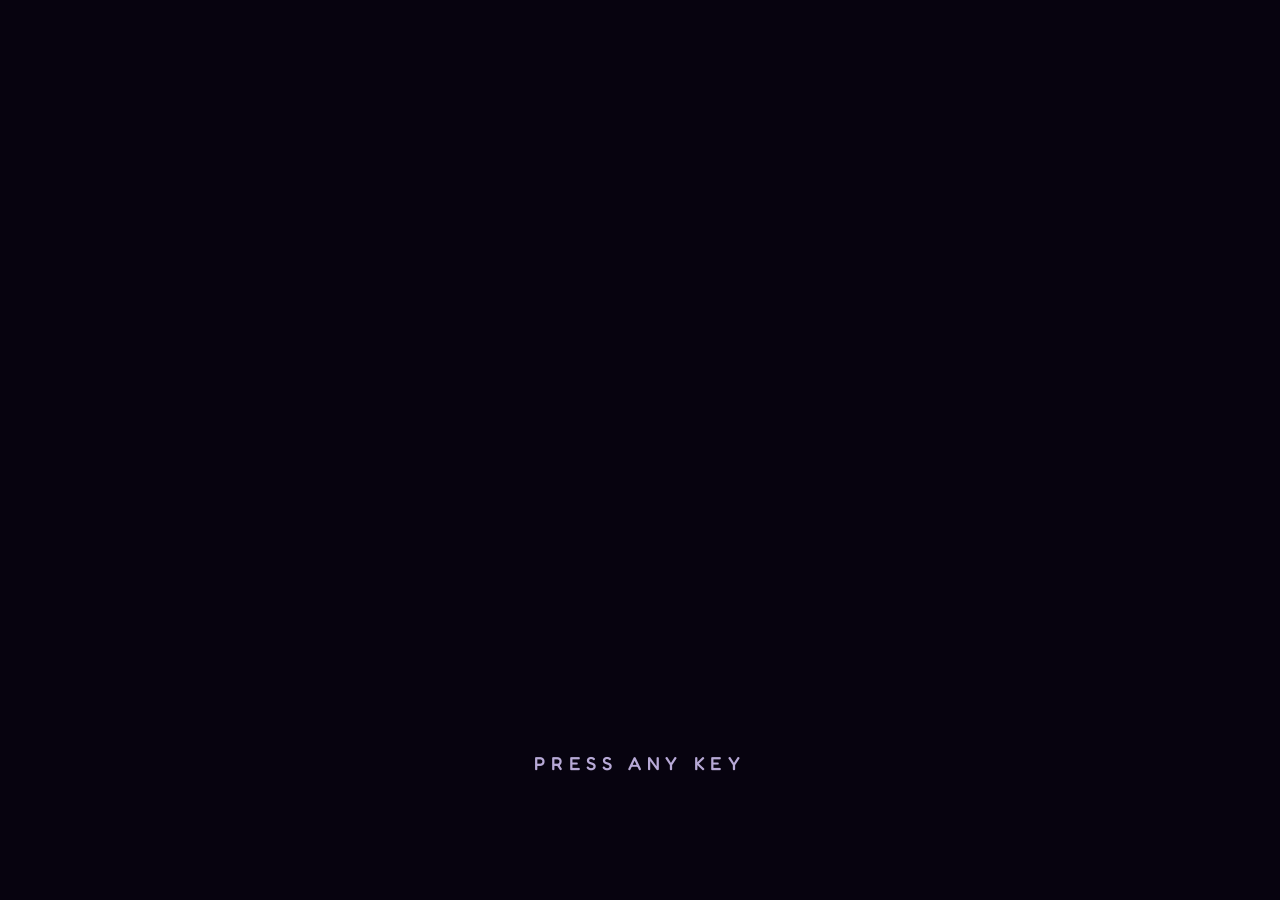
<file: index.html>
<!doctype html>
<html lang="en">
  <head>
    <meta charset="UTF-8" />
    <meta name="viewport" content="width=device-width, initial-scale=1.0, maximum-scale=1.0, user-scalable=no, viewport-fit=cover" />
    <meta name="theme-color" content="#07030f" />
    <meta name="mobile-web-app-capable" content="yes" />
    <meta name="apple-mobile-web-app-capable" content="yes" />
    <meta name="apple-mobile-web-app-status-bar-style" content="black-translucent" />
    <meta name="apple-mobile-web-app-title" content="GUT COSMOS" />
    <meta name="description" content="GUT COSMOS — Humanity reached the edge of the universe. It was warm, pink, and had a heartbeat." />
    <title>GUT COSMOS — As Above, So Within</title>
    <link rel="manifest" href="./manifest.webmanifest" />
    <link rel="apple-touch-icon" href="./apple-touch-icon.png" />
    <link rel="icon" href="data:image/svg+xml,%3Csvg xmlns='http://www.w3.org/2000/svg' viewBox='0 0 100 100'%3E%3Ccircle cx='50' cy='50' r='46' fill='%23ff7eb6'/%3E%3Ccircle cx='50' cy='50' r='20' fill='%236ff2ff'/%3E%3C/svg%3E" />
    <script type="module" crossorigin src="./assets/index-Ymd8zWNZ.js"></script>
    <link rel="stylesheet" crossorigin href="./assets/index-wFnciIEG.css">
  </head>
  <body>
    <canvas id="game" aria-label="Game view"></canvas>
    <div id="ui" role="application" aria-label="GUT COSMOS"></div>
    <noscript>GUT COSMOS needs JavaScript to run.</noscript>
  </body>
</html>
</file>
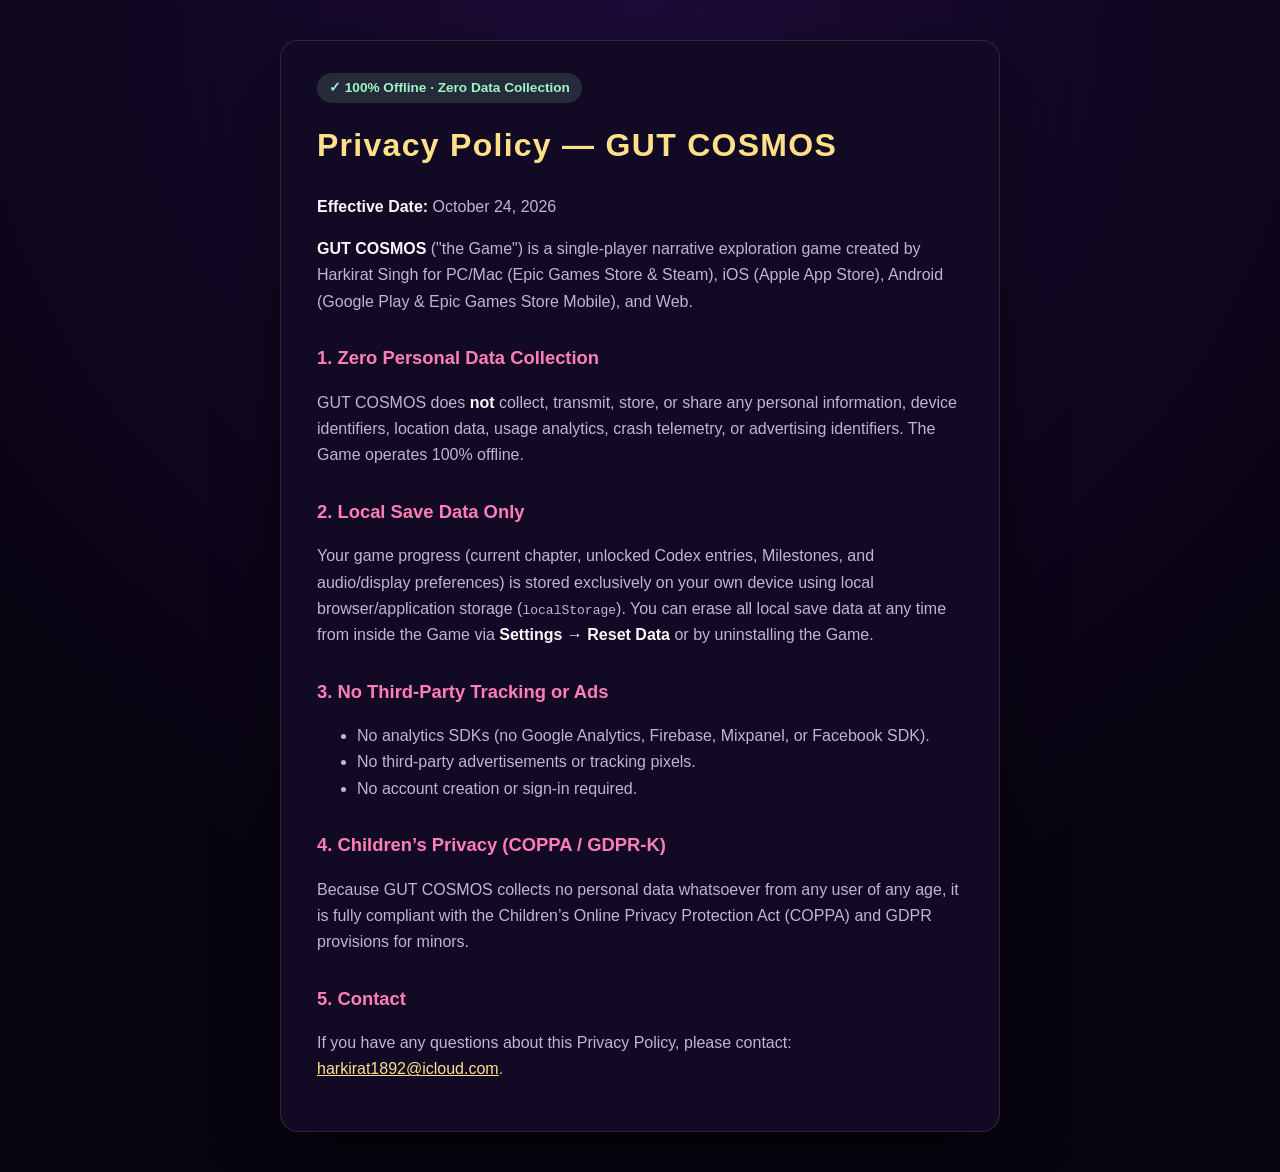
<file: privacy.html>
<!doctype html>
<html lang="en">
  <head>
    <meta charset="utf-8" />
    <meta name="viewport" content="width=device-width, initial-scale=1" />
    <title>Privacy Policy — GUT COSMOS</title>
    <style>
      :root {
        color-scheme: dark;
        --bg: #07030f;
        --card: #120924;
        --ink: #fff5fb;
        --dim: #c3b3d6;
        --accent: #ff7eb6;
        --gold: #ffe08a;
      }
      * { box-sizing: border-box; }
      body {
        margin: 0;
        padding: 40px 20px;
        background: radial-gradient(circle at 50% 0%, #1d0c38 0%, var(--bg) 70%);
        color: var(--ink);
        font-family: -apple-system, BlinkMacSystemFont, "Segoe UI", Roboto, sans-serif;
        line-height: 1.65;
      }
      main {
        max-width: 720px;
        margin: 0 auto;
        background: var(--card);
        border: 1px solid rgba(255, 255, 255, 0.12);
        border-radius: 18px;
        padding: 32px 36px;
        box-shadow: 0 24px 60px rgba(0, 0, 0, 0.5);
      }
      h1 {
        margin-top: 0;
        color: var(--gold);
        letter-spacing: 0.04em;
      }
      h2 {
        color: var(--accent);
        margin-top: 28px;
        font-size: 1.15rem;
      }
      p, li { color: var(--dim); }
      strong { color: var(--ink); }
      .badge {
        display: inline-block;
        padding: 4px 12px;
        border-radius: 999px;
        background: rgba(158, 247, 194, 0.14);
        color: #9ef7c2;
        font-size: 0.85rem;
        font-weight: 600;
        margin-bottom: 16px;
      }
      a { color: var(--gold); }
    </style>
  </head>
  <body>
    <main>
      <div class="badge">✓ 100% Offline · Zero Data Collection</div>
      <h1>Privacy Policy — GUT COSMOS</h1>
      <p><strong>Effective Date:</strong> October 24, 2026</p>
      <p>
        <strong>GUT COSMOS</strong> ("the Game") is a single-player narrative exploration game created by Harkirat Singh
        for PC/Mac (Epic Games Store &amp; Steam), iOS (Apple App Store), Android (Google Play &amp; Epic Games Store Mobile), and Web.
      </p>

      <h2>1. Zero Personal Data Collection</h2>
      <p>
        GUT COSMOS does <strong>not</strong> collect, transmit, store, or share any personal information, device identifiers,
        location data, usage analytics, crash telemetry, or advertising identifiers. The Game operates 100% offline.
      </p>

      <h2>2. Local Save Data Only</h2>
      <p>
        Your game progress (current chapter, unlocked Codex entries, Milestones, and audio/display preferences) is stored
        exclusively on your own device using local browser/application storage (<code>localStorage</code>). You can erase all
        local save data at any time from inside the Game via <strong>Settings → Reset Data</strong> or by uninstalling the Game.
      </p>

      <h2>3. No Third-Party Tracking or Ads</h2>
      <ul>
        <li>No analytics SDKs (no Google Analytics, Firebase, Mixpanel, or Facebook SDK).</li>
        <li>No third-party advertisements or tracking pixels.</li>
        <li>No account creation or sign-in required.</li>
      </ul>

      <h2>4. Children’s Privacy (COPPA / GDPR-K)</h2>
      <p>
        Because GUT COSMOS collects no personal data whatsoever from any user of any age, it is fully compliant with the
        Children’s Online Privacy Protection Act (COPPA) and GDPR provisions for minors.
      </p>

      <h2>5. Contact</h2>
      <p>
        If you have any questions about this Privacy Policy, please contact:
        <a href="mailto:harkirat1892@icloud.com">harkirat1892@icloud.com</a>.
      </p>
    </main>
  </body>
</html>
</file>
<file: assets/index-wFnciIEG.css>
@font-face{font-family:Fredoka;font-style:normal;font-display:swap;font-weight:500;src:url(./fredoka-hebrew-500-normal-DdMTjgiE.woff2) format("woff2"),url(./fredoka-hebrew-500-normal-BtShCMVp.woff) format("woff");unicode-range:U+0307-0308,U+0590-05FF,U+200C-2010,U+20AA,U+25CC,U+FB1D-FB4F}@font-face{font-family:Fredoka;font-style:normal;font-display:swap;font-weight:500;src:url(./fredoka-latin-ext-500-normal-0PZPWlWP.woff2) format("woff2"),url(./fredoka-latin-ext-500-normal-CA82fdYH.woff) format("woff");unicode-range:U+0100-02BA,U+02BD-02C5,U+02C7-02CC,U+02CE-02D7,U+02DD-02FF,U+0304,U+0308,U+0329,U+1D00-1DBF,U+1E00-1E9F,U+1EF2-1EFF,U+2020,U+20A0-20AB,U+20AD-20C0,U+2113,U+2C60-2C7F,U+A720-A7FF}@font-face{font-family:Fredoka;font-style:normal;font-display:swap;font-weight:500;src:url(./fredoka-latin-500-normal-B0JifZgm.woff2) format("woff2"),url(./fredoka-latin-500-normal-BL692wg7.woff) format("woff");unicode-range:U+0000-00FF,U+0131,U+0152-0153,U+02BB-02BC,U+02C6,U+02DA,U+02DC,U+0304,U+0308,U+0329,U+2000-206F,U+20AC,U+2122,U+2191,U+2193,U+2212,U+2215,U+FEFF,U+FFFD}@font-face{font-family:Fredoka;font-style:normal;font-display:swap;font-weight:600;src:url(./fredoka-hebrew-600-normal-CTBxhdlE.woff2) format("woff2"),url(./fredoka-hebrew-600-normal-BiVDObXj.woff) format("woff");unicode-range:U+0307-0308,U+0590-05FF,U+200C-2010,U+20AA,U+25CC,U+FB1D-FB4F}@font-face{font-family:Fredoka;font-style:normal;font-display:swap;font-weight:600;src:url(./fredoka-latin-ext-600-normal-GoyidTAB.woff2) format("woff2"),url(./fredoka-latin-ext-600-normal-BExgZzUO.woff) format("woff");unicode-range:U+0100-02BA,U+02BD-02C5,U+02C7-02CC,U+02CE-02D7,U+02DD-02FF,U+0304,U+0308,U+0329,U+1D00-1DBF,U+1E00-1E9F,U+1EF2-1EFF,U+2020,U+20A0-20AB,U+20AD-20C0,U+2113,U+2C60-2C7F,U+A720-A7FF}@font-face{font-family:Fredoka;font-style:normal;font-display:swap;font-weight:600;src:url(./fredoka-latin-600-normal-C4zohCW5.woff2) format("woff2"),url(./fredoka-latin-600-normal-CcrEjrB4.woff) format("woff");unicode-range:U+0000-00FF,U+0131,U+0152-0153,U+02BB-02BC,U+02C6,U+02DA,U+02DC,U+0304,U+0308,U+0329,U+2000-206F,U+20AC,U+2122,U+2191,U+2193,U+2212,U+2215,U+FEFF,U+FFFD}@font-face{font-family:Fredoka;font-style:normal;font-display:swap;font-weight:700;src:url(./fredoka-hebrew-700-normal-DBqnFHCe.woff2) format("woff2"),url(./fredoka-hebrew-700-normal-DiqR04Vd.woff) format("woff");unicode-range:U+0307-0308,U+0590-05FF,U+200C-2010,U+20AA,U+25CC,U+FB1D-FB4F}@font-face{font-family:Fredoka;font-style:normal;font-display:swap;font-weight:700;src:url(./fredoka-latin-ext-700-normal--a2O67AJ.woff2) format("woff2"),url(./fredoka-latin-ext-700-normal-DBnuyHy7.woff) format("woff");unicode-range:U+0100-02BA,U+02BD-02C5,U+02C7-02CC,U+02CE-02D7,U+02DD-02FF,U+0304,U+0308,U+0329,U+1D00-1DBF,U+1E00-1E9F,U+1EF2-1EFF,U+2020,U+20A0-20AB,U+20AD-20C0,U+2113,U+2C60-2C7F,U+A720-A7FF}@font-face{font-family:Fredoka;font-style:normal;font-display:swap;font-weight:700;src:url(./fredoka-latin-700-normal-BOIZVyIN.woff2) format("woff2"),url(./fredoka-latin-700-normal-C8FeHd3X.woff) format("woff");unicode-range:U+0000-00FF,U+0131,U+0152-0153,U+02BB-02BC,U+02C6,U+02DA,U+02DC,U+0304,U+0308,U+0329,U+2000-206F,U+20AC,U+2122,U+2191,U+2193,U+2212,U+2215,U+FEFF,U+FFFD}@font-face{font-family:Nunito;font-style:normal;font-display:swap;font-weight:400;src:url(./nunito-cyrillic-ext-400-normal-CuPM9foi.woff2) format("woff2"),url(./nunito-cyrillic-ext-400-normal-xaE7D4Sw.woff) format("woff");unicode-range:U+0460-052F,U+1C80-1C8A,U+20B4,U+2DE0-2DFF,U+A640-A69F,U+FE2E-FE2F}@font-face{font-family:Nunito;font-style:normal;font-display:swap;font-weight:400;src:url(./nunito-cyrillic-400-normal-xAOo5cBP.woff2) format("woff2"),url(./nunito-cyrillic-400-normal-D1j0u8EH.woff) format("woff");unicode-range:U+0301,U+0400-045F,U+0490-0491,U+04B0-04B1,U+2116}@font-face{font-family:Nunito;font-style:normal;font-display:swap;font-weight:400;src:url(./nunito-vietnamese-400-normal-BHkVbP3T.woff2) format("woff2"),url(./nunito-vietnamese-400-normal-DtOtW02z.woff) format("woff");unicode-range:U+0102-0103,U+0110-0111,U+0128-0129,U+0168-0169,U+01A0-01A1,U+01AF-01B0,U+0300-0301,U+0303-0304,U+0308-0309,U+0323,U+0329,U+1EA0-1EF9,U+20AB}@font-face{font-family:Nunito;font-style:normal;font-display:swap;font-weight:400;src:url(./nunito-latin-ext-400-normal-i-8OOpdj.woff2) format("woff2"),url(./nunito-latin-ext-400-normal-CjMJVfGn.woff) format("woff");unicode-range:U+0100-02BA,U+02BD-02C5,U+02C7-02CC,U+02CE-02D7,U+02DD-02FF,U+0304,U+0308,U+0329,U+1D00-1DBF,U+1E00-1E9F,U+1EF2-1EFF,U+2020,U+20A0-20AB,U+20AD-20C0,U+2113,U+2C60-2C7F,U+A720-A7FF}@font-face{font-family:Nunito;font-style:normal;font-display:swap;font-weight:400;src:url(./nunito-latin-400-normal-r8SDr6Up.woff2) format("woff2"),url(./nunito-latin-400-normal-DKg4f3fz.woff) format("woff");unicode-range:U+0000-00FF,U+0131,U+0152-0153,U+02BB-02BC,U+02C6,U+02DA,U+02DC,U+0304,U+0308,U+0329,U+2000-206F,U+20AC,U+2122,U+2191,U+2193,U+2212,U+2215,U+FEFF,U+FFFD}@font-face{font-family:Nunito;font-style:normal;font-display:swap;font-weight:600;src:url(./nunito-cyrillic-ext-600-normal-CWPPjBOD.woff2) format("woff2"),url(./nunito-cyrillic-ext-600-normal-vnfu4DTE.woff) format("woff");unicode-range:U+0460-052F,U+1C80-1C8A,U+20B4,U+2DE0-2DFF,U+A640-A69F,U+FE2E-FE2F}@font-face{font-family:Nunito;font-style:normal;font-display:swap;font-weight:600;src:url(./nunito-cyrillic-600-normal-DJGQ2h05.woff2) format("woff2"),url(./nunito-cyrillic-600-normal-BUjmtIuu.woff) format("woff");unicode-range:U+0301,U+0400-045F,U+0490-0491,U+04B0-04B1,U+2116}@font-face{font-family:Nunito;font-style:normal;font-display:swap;font-weight:600;src:url(./nunito-vietnamese-600-normal-BY8O6Cug.woff2) format("woff2"),url(./nunito-vietnamese-600-normal-DO1RqFw5.woff) format("woff");unicode-range:U+0102-0103,U+0110-0111,U+0128-0129,U+0168-0169,U+01A0-01A1,U+01AF-01B0,U+0300-0301,U+0303-0304,U+0308-0309,U+0323,U+0329,U+1EA0-1EF9,U+20AB}@font-face{font-family:Nunito;font-style:normal;font-display:swap;font-weight:600;src:url(./nunito-latin-ext-600-normal-Dd9Zuxh1.woff2) format("woff2"),url(./nunito-latin-ext-600-normal-BKUpuB78.woff) format("woff");unicode-range:U+0100-02BA,U+02BD-02C5,U+02C7-02CC,U+02CE-02D7,U+02DD-02FF,U+0304,U+0308,U+0329,U+1D00-1DBF,U+1E00-1E9F,U+1EF2-1EFF,U+2020,U+20A0-20AB,U+20AD-20C0,U+2113,U+2C60-2C7F,U+A720-A7FF}@font-face{font-family:Nunito;font-style:normal;font-display:swap;font-weight:600;src:url(./nunito-latin-600-normal-Br8yIETf.woff2) format("woff2"),url(./nunito-latin-600-normal-Cd0eNu1l.woff) format("woff");unicode-range:U+0000-00FF,U+0131,U+0152-0153,U+02BB-02BC,U+02C6,U+02DA,U+02DC,U+0304,U+0308,U+0329,U+2000-206F,U+20AC,U+2122,U+2191,U+2193,U+2212,U+2215,U+FEFF,U+FFFD}@font-face{font-family:Nunito;font-style:normal;font-display:swap;font-weight:700;src:url(./nunito-cyrillic-ext-700-normal-BuR0mlCG.woff2) format("woff2"),url(./nunito-cyrillic-ext-700-normal-DfoqN4Gs.woff) format("woff");unicode-range:U+0460-052F,U+1C80-1C8A,U+20B4,U+2DE0-2DFF,U+A640-A69F,U+FE2E-FE2F}@font-face{font-family:Nunito;font-style:normal;font-display:swap;font-weight:700;src:url(./nunito-cyrillic-700-normal-DP36NgGt.woff2) format("woff2"),url(./nunito-cyrillic-700-normal-DfHRUDv-.woff) format("woff");unicode-range:U+0301,U+0400-045F,U+0490-0491,U+04B0-04B1,U+2116}@font-face{font-family:Nunito;font-style:normal;font-display:swap;font-weight:700;src:url(./nunito-vietnamese-700-normal-Ch8EUCfz.woff2) format("woff2"),url(./nunito-vietnamese-700-normal-C9SQsXvj.woff) format("woff");unicode-range:U+0102-0103,U+0110-0111,U+0128-0129,U+0168-0169,U+01A0-01A1,U+01AF-01B0,U+0300-0301,U+0303-0304,U+0308-0309,U+0323,U+0329,U+1EA0-1EF9,U+20AB}@font-face{font-family:Nunito;font-style:normal;font-display:swap;font-weight:700;src:url(./nunito-latin-ext-700-normal-BWeMsAzO.woff2) format("woff2"),url(./nunito-latin-ext-700-normal-D4woHhbd.woff) format("woff");unicode-range:U+0100-02BA,U+02BD-02C5,U+02C7-02CC,U+02CE-02D7,U+02DD-02FF,U+0304,U+0308,U+0329,U+1D00-1DBF,U+1E00-1E9F,U+1EF2-1EFF,U+2020,U+20A0-20AB,U+20AD-20C0,U+2113,U+2C60-2C7F,U+A720-A7FF}@font-face{font-family:Nunito;font-style:normal;font-display:swap;font-weight:700;src:url(./nunito-latin-700-normal-Dort48En.woff2) format("woff2"),url(./nunito-latin-700-normal-OcDqTBcA.woff) format("woff");unicode-range:U+0000-00FF,U+0131,U+0152-0153,U+02BB-02BC,U+02C6,U+02DA,U+02DC,U+0304,U+0308,U+0329,U+2000-206F,U+20AC,U+2122,U+2191,U+2193,U+2212,U+2215,U+FEFF,U+FFFD}@font-face{font-family:Nunito;font-style:italic;font-display:swap;font-weight:400;src:url(./nunito-cyrillic-ext-400-italic-B76xxBNn.woff2) format("woff2"),url(./nunito-cyrillic-ext-400-italic-CEz18L3t.woff) format("woff");unicode-range:U+0460-052F,U+1C80-1C8A,U+20B4,U+2DE0-2DFF,U+A640-A69F,U+FE2E-FE2F}@font-face{font-family:Nunito;font-style:italic;font-display:swap;font-weight:400;src:url(./nunito-cyrillic-400-italic-ZssV-nwQ.woff2) format("woff2"),url(./nunito-cyrillic-400-italic-kLw1qHb7.woff) format("woff");unicode-range:U+0301,U+0400-045F,U+0490-0491,U+04B0-04B1,U+2116}@font-face{font-family:Nunito;font-style:italic;font-display:swap;font-weight:400;src:url(./nunito-vietnamese-400-italic-B2PI3A8Y.woff2) format("woff2"),url(./nunito-vietnamese-400-italic-DKD9zHau.woff) format("woff");unicode-range:U+0102-0103,U+0110-0111,U+0128-0129,U+0168-0169,U+01A0-01A1,U+01AF-01B0,U+0300-0301,U+0303-0304,U+0308-0309,U+0323,U+0329,U+1EA0-1EF9,U+20AB}@font-face{font-family:Nunito;font-style:italic;font-display:swap;font-weight:400;src:url(./nunito-latin-ext-400-italic--NHIeDzu.woff2) format("woff2"),url(./nunito-latin-ext-400-italic-k9EPGpCk.woff) format("woff");unicode-range:U+0100-02BA,U+02BD-02C5,U+02C7-02CC,U+02CE-02D7,U+02DD-02FF,U+0304,U+0308,U+0329,U+1D00-1DBF,U+1E00-1E9F,U+1EF2-1EFF,U+2020,U+20A0-20AB,U+20AD-20C0,U+2113,U+2C60-2C7F,U+A720-A7FF}@font-face{font-family:Nunito;font-style:italic;font-display:swap;font-weight:400;src:url(./nunito-latin-400-italic-BnrCcHbg.woff2) format("woff2"),url(./nunito-latin-400-italic-CDISnx4K.woff) format("woff");unicode-range:U+0000-00FF,U+0131,U+0152-0153,U+02BB-02BC,U+02C6,U+02DA,U+02DC,U+0304,U+0308,U+0329,U+2000-206F,U+20AC,U+2122,U+2191,U+2193,U+2212,U+2215,U+FEFF,U+FFFD}:root{--bg: #07030f;--ink: #f4eeff;--ink-dim: #b7a9d6;--ink-faint: #7a6c9a;--pink: #ff7eb6;--cyan: #6ff2ff;--amber: #ffc46b;--lime: #b6ff5c;--violet: #b48cff;--panel: rgba(22, 12, 40, .62);--panel-solid: #160c28;--stroke: rgba(255, 255, 255, .12);--stroke-strong: rgba(255, 255, 255, .26);--radius: 18px;--display: "Fredoka", "Nunito", system-ui, sans-serif;--body: "Nunito", system-ui, sans-serif;--ease: cubic-bezier(.22, 1, .36, 1);--spring: cubic-bezier(.34, 1.56, .64, 1);color-scheme:dark}*{box-sizing:border-box}html,body{margin:0;height:100%;overflow:hidden;background:var(--bg);color:var(--ink);font-family:var(--body);-webkit-font-smoothing:antialiased;user-select:none;-webkit-user-select:none;overscroll-behavior:none}#game{position:fixed;inset:0;width:100vw;height:100vh;display:block}#ui{position:fixed;inset:0;pointer-events:none;font-size:clamp(14px,1.15vw + 4px,20px)}#ui>*{pointer-events:none}#ui .interactive,#ui .interactive *{pointer-events:auto}button{font:inherit;color:inherit}:focus-visible{outline:2px solid var(--cyan);outline-offset:3px}.glass{background:var(--panel);border:1px solid var(--stroke);border-radius:var(--radius);backdrop-filter:blur(16px) saturate(140%);-webkit-backdrop-filter:blur(16px) saturate(140%);box-shadow:0 20px 60px #00000073,inset 0 1px #ffffff14}.fade{position:absolute;inset:0;background:#000;opacity:0;transition-property:opacity;transition-timing-function:ease}.letterbox{position:absolute;left:0;right:0;height:9vh;background:#000;transition:transform .7s var(--ease)}.letterbox.top{top:0;transform:translateY(-100%)}.letterbox.bottom{bottom:0;transform:translateY(100%)}.letterbox.on{transform:translateY(0)}.hud{position:absolute;inset:0;opacity:0;transition:opacity .6s ease}.hud.on{opacity:1}.hud.on.cine{opacity:0}.hud-objective{position:absolute;top:22px;left:24px;max-width:min(440px,46vw);padding:12px 18px 14px 16px;display:grid;grid-template-columns:auto 1fr;gap:2px 12px;align-items:center;transition:transform .5s var(--ease),opacity .5s var(--ease)}.hud-objective.hidden{opacity:0;transform:translate(-20px)}.hud-objective .dot{grid-row:span 2;width:12px;height:12px;border-radius:50%;background:var(--accent, var(--pink));box-shadow:0 0 12px var(--accent, var(--pink));animation:pulse 1.8s ease-in-out infinite}.hud-objective .chap{font-family:var(--display);font-size:.68em;letter-spacing:.16em;text-transform:uppercase;color:var(--accent, var(--pink))}.hud-objective .text{font-weight:700;font-size:.95em;line-height:1.3}.hud-objective.flash{animation:objFlash .9s var(--ease)}@keyframes objFlash{0%{box-shadow:0 0 0 0 var(--accent, var(--pink));transform:scale(1.04)}to{box-shadow:0 0 0 18px transparent;transform:scale(1)}}@keyframes pulse{0%,to{transform:scale(1);opacity:1}50%{transform:scale(.7);opacity:.6}}.hud-status{position:absolute;top:22px;right:24px;padding:12px 16px;display:flex;flex-direction:column;gap:8px;align-items:flex-end;min-width:170px}.hud-row{display:flex;gap:10px;align-items:center;font-family:var(--display);font-size:.7em;letter-spacing:.12em;text-transform:uppercase;color:var(--ink-dim)}.hull-pips{display:flex;gap:5px}.hull-pips i{width:18px;height:10px;border-radius:5px;background:var(--cyan);box-shadow:0 0 10px #6ff2ff99;transition:background .3s,box-shadow .3s,transform .3s var(--spring)}.hull-pips i.off{background:#ffffff1a;box-shadow:none;transform:scale(.85)}.hud-status.hit{animation:hit .4s ease}@keyframes hit{25%{transform:translate(-6px);border-color:#ff5a6e}50%{transform:translate(5px)}75%{transform:translate(-3px)}}.boost-bar{width:100px;height:6px;border-radius:3px;background:#ffffff1a;overflow:hidden}.boost-bar b{display:block;height:100%;width:100%;background:linear-gradient(90deg,var(--amber),var(--pink));transform-origin:left;transition:transform .15s linear}.hud-counter{position:absolute;top:110px;left:24px;padding:8px 14px;font-family:var(--display);font-weight:600;display:flex;gap:8px;align-items:center;transition:opacity .4s,transform .4s var(--ease)}.hud-counter.hidden{opacity:0;transform:translateY(-8px)}.hud-counter .bump{animation:bump .4s var(--spring)}@keyframes bump{50%{transform:scale(1.4)}}.hud-hints{position:absolute;bottom:20px;right:24px;display:flex;gap:14px;font-size:.72em;color:var(--ink-faint);transition:opacity .5s}.hud-hints span{display:flex;gap:6px;align-items:center}kbd{display:inline-grid;place-items:center;min-width:1.9em;height:1.9em;padding:0 .45em;border-radius:7px;font-family:var(--display);font-weight:600;font-size:.82em;color:var(--ink);background:#ffffff1a;border:1px solid var(--stroke-strong);border-bottom-width:3px}.prompt{position:absolute;left:50%;bottom:15vh;transform:translate(-50%,10px);padding:10px 18px;display:flex;gap:10px;align-items:center;font-weight:700;opacity:0;transition:opacity .25s,transform .35s var(--spring)}.prompt.on{opacity:1;transform:translate(-50%)}.dialogue{position:absolute;left:50%;bottom:calc(9vh + 18px);width:min(880px,92vw);transform:translate(-50%,30px);opacity:0;transition:opacity .35s var(--ease),transform .45s var(--ease);display:grid;grid-template-columns:auto 1fr;gap:18px;padding:18px 22px 20px 18px;cursor:pointer;--who: #fff}.dialogue.on{opacity:1;transform:translate(-50%)}.dialogue.no-portrait{grid-template-columns:1fr;text-align:center}.dialogue .portrait{width:96px;height:96px;border-radius:22px;overflow:hidden;background:#0000004d;border:2px solid var(--who);box-shadow:0 0 24px color-mix(in srgb,var(--who) 40%,transparent);transition:border-color .3s}.dialogue .portrait svg{width:100%;height:100%;display:block}.dialogue .portrait.talk svg{animation:talk .28s ease-in-out infinite alternate}@keyframes talk{to{transform:translateY(-2px) scale(1.02)}}.dialogue .name{font-family:var(--display);font-weight:600;color:var(--who);font-size:1.05em;display:flex;gap:10px;align-items:baseline}.dialogue .role{font-family:var(--body);font-size:.7em;color:var(--ink-faint);font-weight:600;letter-spacing:.04em}.dialogue .text{margin-top:6px;font-size:1.08em;line-height:1.5;min-height:3em}.dialogue .text em{color:var(--who);font-style:normal;font-weight:700}.dialogue .text i{color:var(--ink-dim)}.dialogue .next{position:absolute;right:18px;bottom:12px;font-size:.7em;color:var(--ink-faint);display:flex;gap:6px;align-items:center;opacity:0;transition:opacity .2s}.dialogue .next.on{opacity:1;animation:nudge 1s ease-in-out infinite}@keyframes nudge{50%{transform:translateY(-3px)}}.dialogue .skip{position:absolute;right:16px;top:-34px;font-size:.7em;padding:5px 10px;border-radius:999px;border:1px solid var(--stroke);background:#00000059;color:var(--ink-dim);cursor:pointer}.dialogue .skip:hover{color:var(--ink);border-color:var(--stroke-strong)}.radio-stack{position:absolute;left:24px;bottom:24px;display:flex;flex-direction:column-reverse;gap:10px;width:min(420px,60vw);transition:opacity .25s}.in-dialogue .radio-stack,.in-choice .radio-stack,.in-letterbox .radio-stack,.in-dialogue .hud-hints,.in-choice .hud-hints,.in-letterbox .hud-hints{opacity:0;pointer-events:none}.radio{display:grid;grid-template-columns:44px 1fr;gap:12px;padding:10px 14px 10px 10px;align-items:center;animation:radioIn .45s var(--ease) both;--who: #fff}.radio.out{animation:radioOut .4s ease forwards}.radio .portrait{width:44px;height:44px;border-radius:12px;overflow:hidden;border:1.5px solid var(--who)}.radio .portrait svg{width:100%;height:100%}.radio .name{font-family:var(--display);font-size:.72em;color:var(--who);font-weight:600}.radio .text{font-size:.86em;line-height:1.35}.radio .text em{color:var(--who);font-style:normal;font-weight:700}@keyframes radioIn{0%{opacity:0;transform:translate(-30px)}}@keyframes radioOut{to{opacity:0;transform:translate(-30px)}}.choices{position:absolute;left:50%;bottom:calc(9vh + 18px);transform:translate(-50%);width:min(620px,92vw);display:flex;flex-direction:column;gap:10px}.choices .q{text-align:center;font-family:var(--display);color:var(--ink-dim);margin-bottom:4px;animation:radioIn .4s var(--ease) both}.choice{padding:14px 20px;text-align:left;cursor:pointer;border:1px solid var(--stroke);font-weight:700;display:flex;gap:14px;align-items:center;animation:choiceIn .45s var(--ease) both;transition:transform .2s var(--ease),border-color .2s,background .2s}.choice .n{font-family:var(--display);color:var(--pink);opacity:.8}.choice:hover,.choice:focus-visible{transform:translate(8px);border-color:var(--pink);background:#ff7eb624;outline:none}@keyframes choiceIn{0%{opacity:0;transform:translateY(14px)}}.toasts{position:absolute;top:22px;left:50%;transform:translate(-50%);display:flex;flex-direction:column;gap:10px;align-items:center;z-index:20;transition:top .55s var(--ease)}.in-letterbox .toasts{top:calc(9vh + 16px)}.toast{display:flex;gap:14px;align-items:center;padding:10px 20px 10px 12px;animation:toastIn .6s var(--spring) both;border-color:#ffc46b66}.toast.out{animation:toastOut .45s ease forwards}.toast .ico{width:44px;height:44px;display:grid;place-items:center;font-size:1.5em;border-radius:12px;background:radial-gradient(circle,rgba(255,196,107,.35),transparent 70%)}.toast .k{font-family:var(--display);font-size:.66em;letter-spacing:.18em;text-transform:uppercase;color:var(--amber)}.toast .t{font-weight:700}@keyframes toastIn{0%{opacity:0;transform:translateY(-24px) scale(.9)}}@keyframes toastOut{to{opacity:0;transform:translateY(-16px) scale(.96)}}.chapter-card{position:absolute;inset:0;display:grid;place-items:center;text-align:center;opacity:0;transition:opacity 1.1s ease;background:radial-gradient(ellipse at center,#07030f8c,#07030fd9)}.chapter-card.on{opacity:1}.chapter-card .num{font-family:var(--display);letter-spacing:.4em;text-transform:uppercase;font-size:.9em;color:var(--accent);opacity:0;transform:translateY(10px);transition:all 1s var(--ease) .3s}.chapter-card .title{font-family:var(--display);font-weight:700;font-size:clamp(42px,7vw,108px);line-height:1;margin:14px 0;background:linear-gradient(180deg,#fff 30%,var(--accent));-webkit-background-clip:text;background-clip:text;color:transparent;filter:drop-shadow(0 0 30px color-mix(in srgb,var(--accent) 50%,transparent));opacity:0;transform:scale(.94);letter-spacing:.02em;transition:all 1.4s var(--ease) .5s}.chapter-card .sub{font-style:italic;color:var(--ink-dim);font-size:1.1em;opacity:0;transition:opacity 1.2s ease 1.1s}.chapter-card .rule{width:0;height:2px;margin:18px auto 0;background:linear-gradient(90deg,transparent,var(--accent),transparent);transition:width 1.6s var(--ease) .8s}.chapter-card.on .num,.chapter-card.on .sub,.chapter-card.on .title{opacity:1;transform:none}.chapter-card.on .rule{width:min(420px,60vw)}.caption{position:absolute;inset:0;display:grid;place-items:center;padding:0 10vw;text-align:center;font-family:var(--display);font-weight:500;font-size:clamp(22px,2.6vw,40px);line-height:1.35;text-shadow:0 2px 30px rgba(0,0,0,.9);opacity:0;transition:opacity 1.2s ease}.caption.on{opacity:1}.caption small{display:block;margin-top:.6em;font-family:var(--body);font-size:.5em;color:var(--ink-dim);font-style:italic}.screen{position:absolute;inset:0;opacity:0;visibility:hidden;transition:opacity .5s var(--ease),visibility 0s linear .5s}.screen.on{opacity:1;visibility:visible;transition:opacity .5s var(--ease),visibility 0s}.menu-btn{position:relative;display:flex;align-items:center;gap:14px;width:100%;padding:13px 22px;border:0;border-radius:14px;background:transparent;font-family:var(--display);font-weight:500;font-size:1.2em;letter-spacing:.02em;text-align:left;color:var(--ink-dim);cursor:pointer;transition:color .2s,background .25s,transform .3s var(--ease),padding .3s var(--ease)}.menu-btn:before{content:"";width:8px;height:8px;border-radius:50%;background:var(--pink);box-shadow:0 0 12px var(--pink);transform:scale(0);transition:transform .3s var(--spring)}.menu-btn:hover,.menu-btn:focus{color:#fff;background:linear-gradient(90deg,rgba(255,126,182,.18),transparent);outline:none;padding-left:28px}.menu-btn:hover:before,.menu-btn:focus:before{transform:scale(1)}.menu-btn:disabled{opacity:.35;cursor:not-allowed}.menu-btn .meta{margin-left:auto;font-family:var(--body);font-size:.62em;color:var(--ink-faint);font-weight:600}.menu-btn .badge{font-family:var(--body);font-size:.55em;font-weight:800;padding:2px 8px;border-radius:999px;background:var(--amber);color:#2a1400}.title-screen{display:grid;grid-template-columns:minmax(320px,520px) 1fr;align-items:center;padding:0 7vw;background:linear-gradient(90deg,rgba(7,3,15,.85) 0%,rgba(7,3,15,.35) 45%,transparent 70%)}.title-screen .brand{margin-bottom:4vh}.logo{font-family:var(--display);font-weight:700;font-size:clamp(54px,7.4vw,120px);line-height:.88;letter-spacing:-.01em;margin:0}.logo span{display:block;background:linear-gradient(180deg,#ffe3f1,#ff7eb6 55%,#b44d8e);-webkit-background-clip:text;background-clip:text;color:transparent;filter:drop-shadow(0 6px 30px rgba(255,126,182,.45))}.logo span:last-child{background:linear-gradient(180deg,#e9fdff,#6ff2ff 55%,#3a7fc0);-webkit-background-clip:text;background-clip:text;filter:drop-shadow(0 6px 30px rgba(111,242,255,.4));animation:drift 7s ease-in-out infinite}.logo span:first-child{animation:drift 7s ease-in-out infinite reverse}@keyframes drift{50%{transform:translateY(-6px) rotate(-.6deg)}}.tagline{margin-top:16px;font-style:italic;color:var(--ink-dim);font-size:1.05em;display:flex;gap:12px;align-items:center}.tagline:before{content:"";width:36px;height:1.5px;background:linear-gradient(90deg,var(--pink),var(--cyan))}.title-menu{display:flex;flex-direction:column;gap:2px;max-width:380px}.title-menu .menu-btn{animation:menuIn .7s var(--ease) both}@keyframes menuIn{0%{opacity:0;transform:translate(-24px)}}.title-foot{position:absolute;left:7vw;bottom:28px;font-size:.72em;color:var(--ink-faint);display:flex;gap:20px}.press-start{position:absolute;inset:0;display:grid;place-items:end center;padding-bottom:14vh;font-family:var(--display);letter-spacing:.3em;text-transform:uppercase;color:var(--ink-dim);cursor:pointer}.press-start span{animation:breathe 2.4s ease-in-out infinite}@keyframes breathe{50%{opacity:.35}}.sheet-wrap{display:grid;place-items:center;background:#05020c99;backdrop-filter:blur(6px);-webkit-backdrop-filter:blur(6px)}.sheet{width:min(960px,94vw);max-height:88vh;display:flex;flex-direction:column;transform:translateY(18px) scale(.98);transition:transform .5s var(--ease);overflow:hidden}.screen.on .sheet{transform:none}.sheet.narrow{width:min(460px,92vw)}.sheet-head{display:flex;align-items:center;gap:14px;padding:22px 26px 16px;border-bottom:1px solid var(--stroke)}.sheet-head h2{margin:0;font-family:var(--display);font-weight:600;font-size:1.6em}.sheet-head .sub{color:var(--ink-faint);font-size:.8em;margin-left:auto}.close-btn{width:38px;height:38px;border-radius:12px;border:1px solid var(--stroke);background:#ffffff0d;color:var(--ink-dim);cursor:pointer;display:grid;place-items:center;font-size:1.1em;transition:all .2s}.close-btn:hover{color:#fff;border-color:var(--stroke-strong);transform:rotate(90deg)}.sheet-body{padding:18px 26px 26px;overflow:auto;scrollbar-width:thin;scrollbar-color:rgba(255,255,255,.2) transparent}.pause-list{display:flex;flex-direction:column;gap:2px;padding:14px}.pause-meta{padding:0 26px 20px;display:flex;justify-content:space-between;color:var(--ink-faint);font-size:.78em}.setting{display:grid;grid-template-columns:1fr auto;align-items:center;gap:16px;padding:14px 0;border-bottom:1px solid rgba(255,255,255,.06)}.setting label{font-weight:700}.setting .hint{display:block;font-weight:400;font-size:.78em;color:var(--ink-faint)}.setting input[type=range]{-webkit-appearance:none;appearance:none;width:190px;height:6px;border-radius:3px;background:linear-gradient(90deg,var(--pink) var(--p, 50%),rgba(255,255,255,.12) var(--p, 50%));cursor:pointer}.setting input[type=range]::-webkit-slider-thumb{-webkit-appearance:none;width:20px;height:20px;border-radius:50%;background:#fff;box-shadow:0 0 0 4px #ff7eb659;transition:transform .2s var(--spring)}.setting input[type=range]::-moz-range-thumb{width:20px;height:20px;border:0;border-radius:50%;background:#fff;box-shadow:0 0 0 4px #ff7eb659}.setting input[type=range]:active::-webkit-slider-thumb{transform:scale(1.2)}.toggle{position:relative;width:52px;height:30px;border-radius:999px;border:1px solid var(--stroke-strong);background:#ffffff14;cursor:pointer;transition:background .25s}.toggle:after{content:"";position:absolute;top:3px;left:3px;width:22px;height:22px;border-radius:50%;background:#fff;transition:transform .3s var(--spring)}.toggle[aria-checked=true]{background:var(--pink);border-color:var(--pink)}.toggle[aria-checked=true]:after{transform:translate(22px)}.seg{display:flex;padding:3px;border-radius:12px;background:#ffffff0f;border:1px solid var(--stroke)}.seg button{border:0;background:transparent;padding:6px 12px;border-radius:9px;color:var(--ink-dim);font-weight:700;font-size:.85em;cursor:pointer}.seg button[aria-pressed=true]{background:var(--pink);color:#2a0a1a}.codex-layout{display:grid;grid-template-columns:1.25fr 1fr;gap:0;min-height:0;flex:1}.codex-left{overflow:auto;padding:16px 20px 24px 26px;border-right:1px solid var(--stroke);scrollbar-width:thin;scrollbar-color:rgba(255,255,255,.2) transparent}.codex-tabs{display:flex;gap:6px;flex-wrap:wrap;padding:14px 26px 0}.codex-tab{border:1px solid var(--stroke);background:#ffffff0a;border-radius:999px;padding:7px 14px;font-weight:700;font-size:.8em;color:var(--ink-dim);cursor:pointer;display:flex;gap:8px;align-items:center;transition:all .2s}.codex-tab b{font-family:var(--display);font-weight:500;color:var(--ink-faint)}.codex-tab[aria-selected=true]{background:var(--ink);color:#1a0a2a;border-color:var(--ink)}.codex-tab[aria-selected=true] b{color:#6a5a8a}.codex-grid{display:grid;grid-template-columns:repeat(auto-fill,minmax(120px,1fr));gap:10px}.codex-card{position:relative;aspect-ratio:1 / 1.05;border-radius:14px;border:1px solid var(--stroke);background:linear-gradient(160deg,#ffffff12,#ffffff03);display:flex;flex-direction:column;align-items:center;justify-content:center;gap:8px;padding:10px;text-align:center;cursor:pointer;transition:transform .25s var(--ease),border-color .2s,background .2s}.codex-card .ico{font-size:2em;filter:drop-shadow(0 4px 10px rgba(0,0,0,.4))}.codex-card .nm{font-size:.72em;font-weight:700;line-height:1.2}.codex-card:hover,.codex-card:focus-visible,.codex-card[aria-selected=true]{transform:translateY(-3px);border-color:var(--amber);background:linear-gradient(160deg,#ffc46b29,#ffffff05);outline:none}.codex-card.locked{cursor:default;opacity:.45}.codex-card.locked .ico{filter:grayscale(1) brightness(.3)}.codex-card.locked:hover{transform:none;border-color:var(--stroke);background:linear-gradient(160deg,#ffffff12,#ffffff03)}.codex-card .new{position:absolute;top:6px;right:6px;font-size:.55em;font-weight:800;padding:2px 6px;border-radius:6px;background:var(--amber);color:#2a1400}.codex-detail{padding:24px 26px;overflow:auto}.codex-detail .big{font-size:3.2em;line-height:1}.codex-detail h3{font-family:var(--display);font-weight:600;font-size:1.5em;margin:12px 0 2px}.codex-detail .cat{font-size:.72em;letter-spacing:.16em;text-transform:uppercase;color:var(--amber)}.codex-detail .block{margin-top:18px;padding:14px 16px;border-radius:14px;border:1px solid var(--stroke);line-height:1.55}.codex-detail .block .k{font-family:var(--display);font-size:.68em;letter-spacing:.16em;text-transform:uppercase;margin-bottom:6px}.codex-detail .block.thought{background:#8fb8ff0f;color:var(--ink-dim)}.codex-detail .block.thought .k{color:#8fb8ff}.codex-detail .block.thought p{text-decoration:line-through;text-decoration-color:#ff7eb68c;text-decoration-thickness:1.5px}.codex-detail .block.truth{background:#ff7eb614;border-color:#ff7eb64d}.codex-detail .block.truth .k{color:var(--pink)}.codex-detail p{margin:0}.codex-empty{height:100%;display:grid;place-items:center;text-align:center;color:var(--ink-faint);font-style:italic;padding:30px}.progress{height:6px;border-radius:3px;background:#ffffff14;overflow:hidden;width:160px}.progress b{display:block;height:100%;background:linear-gradient(90deg,var(--amber),var(--pink))}.chapter-grid{display:grid;grid-template-columns:repeat(auto-fill,minmax(260px,1fr));gap:12px}.chapter-tile{position:relative;text-align:left;border:1px solid var(--stroke);border-radius:16px;padding:18px 18px 16px;background:linear-gradient(150deg,color-mix(in srgb,var(--c) 20%,transparent),#ffffff05 60%);cursor:pointer;overflow:hidden;transition:transform .25s var(--ease),border-color .2s;min-height:140px}.chapter-tile:after{content:"";position:absolute;right:-30px;top:-30px;width:120px;height:120px;border-radius:50%;background:radial-gradient(circle,color-mix(in srgb,var(--c) 45%,transparent),transparent 70%)}.chapter-tile:hover,.chapter-tile:focus-visible{transform:translateY(-3px);border-color:var(--c);outline:none}.chapter-tile .n{font-family:var(--display);font-size:.7em;letter-spacing:.2em;text-transform:uppercase;color:var(--c)}.chapter-tile .t{font-family:var(--display);font-weight:600;font-size:1.3em;margin:4px 0 6px}.chapter-tile .b{font-size:.82em;color:var(--ink-dim);line-height:1.4}.chapter-tile:disabled{cursor:not-allowed;filter:grayscale(.9);opacity:.4}.chapter-tile:disabled:hover{transform:none;border-color:var(--stroke)}.credits{overflow:hidden;background:radial-gradient(ellipse at center,#07030f66,#07030feb)}.credits-roll{position:absolute;left:50%;top:100%;width:min(640px,90vw);transform:translate(-50%);text-align:center}.credits-roll h1{font-family:var(--display);font-size:3.4em;margin:0 0 .2em;background:linear-gradient(90deg,var(--pink),var(--cyan));-webkit-background-clip:text;background-clip:text;color:transparent}.credits-roll h4{font-family:var(--display);font-weight:500;letter-spacing:.22em;text-transform:uppercase;color:var(--pink);font-size:.75em;margin:3.2em 0 .6em}.credits-roll p{margin:.25em 0;color:var(--ink-dim);line-height:1.5}.credits-roll .end{margin-top:40vh;font-family:var(--display);font-size:1.6em;color:var(--ink)}.credits-skip{position:absolute;right:26px;bottom:22px;font-size:.75em;color:var(--ink-faint);display:flex;gap:8px;align-items:center}.boot{position:absolute;inset:0;display:grid;place-items:center;background:var(--bg);transition:opacity .8s ease;z-index:5}.boot .warn{text-align:center;max-width:520px;color:var(--ink-dim);line-height:1.6}.boot .warn b{font-family:var(--display);color:var(--ink);display:block;font-size:1.3em;margin-bottom:6px}.codex-toast.milestone-toast{border-color:#ffe08a8c;background:radial-gradient(120% 140% at 0% 0%,rgba(255,224,138,.22),transparent 60%),linear-gradient(160deg,#1c1030f0,#0c0618f0)}.codex-toast.milestone-toast .k{color:#ffe08a}.milestone-grid{display:grid;grid-template-columns:repeat(auto-fill,minmax(270px,1fr));gap:12px}.milestone-card{display:flex;gap:14px;align-items:flex-start;padding:15px 16px;border-radius:16px;border:1px solid var(--stroke);background:linear-gradient(155deg,color-mix(in srgb,var(--c, #ffc46b) 16%,transparent),#ffffff05 65%);transition:transform .25s var(--ease),border-color .2s}.milestone-card.unlocked{border-color:color-mix(in srgb,var(--c, #ffc46b) 55%,var(--stroke))}.milestone-card.locked{opacity:.48;filter:grayscale(.75)}.milestone-card .m-ico{width:46px;height:46px;border-radius:13px;background:#ffffff0f;border:1px solid rgba(255,255,255,.12);display:grid;place-items:center;font-size:1.55em;flex-shrink:0}.milestone-card.unlocked .m-ico{background:color-mix(in srgb,var(--c, #ffc46b) 22%,rgba(255,255,255,.05));border-color:color-mix(in srgb,var(--c, #ffc46b) 60%,transparent);box-shadow:0 4px 16px color-mix(in srgb,var(--c, #ffc46b) 28%,transparent)}.milestone-card .m-info{flex:1;min-width:0}.milestone-card .m-top{display:flex;align-items:center;justify-content:space-between;gap:8px;margin-bottom:4px}.milestone-card .m-title{font-family:var(--display);font-weight:600;font-size:1.04em;color:var(--ink)}.milestone-card .m-tag{font-size:.62em;font-weight:800;letter-spacing:.12em;text-transform:uppercase;padding:2px 8px;border-radius:999px;background:#ffffff14;color:var(--ink-faint)}.milestone-card.unlocked .m-tag{background:color-mix(in srgb,var(--c, #ffc46b) 28%,transparent);color:var(--c, #ffc46b)}.milestone-card .m-desc{font-size:.8em;color:var(--ink-dim);line-height:1.42}.in-photo .radio-stack,.in-photo .toasts,.in-photo .prompt{opacity:0!important;pointer-events:none!important}.photo-overlay{position:absolute;inset:0;pointer-events:auto;transition:background .25s}.photo-overlay.flash{background:#ffffffbf}.photo-frame{position:absolute;inset:0;pointer-events:none}.photo-frame .pf-border{position:absolute;inset:24px;border:2.5px solid rgba(255,243,250,.45);border-radius:4px}.photo-frame .pf-stamp{position:absolute;left:42px;bottom:92px;padding:12px 18px;background:#0c0618c7;border:1.5px solid var(--c, var(--pink));border-radius:10px;backdrop-filter:blur(6px)}.photo-frame .pf-stamp-k{font-size:.62em;font-weight:800;letter-spacing:.2em;color:var(--c, var(--pink))}.photo-frame .pf-stamp-t{font-family:var(--display);font-size:1.35em;font-weight:700;color:#fff5fb;margin:2px 0}.photo-frame .pf-stamp-s{font-size:.62em;letter-spacing:.14em;color:var(--ink-faint)}.photo-frame .pf-sig{position:absolute;right:42px;bottom:38px;font-family:var(--display);font-size:.92em;color:#fff5fbd1}.photo-frame .pf-corners i{position:absolute;width:28px;height:28px;border-color:#6ff2ffb3;border-style:solid}.photo-frame .pf-corners i:nth-child(1){top:28px;left:28px;border-width:2.5px 0 0 2.5px}.photo-frame .pf-corners i:nth-child(2){top:28px;right:28px;border-width:2.5px 2.5px 0 0}.photo-frame .pf-corners i:nth-child(3){bottom:28px;left:28px;border-width:0 0 2.5px 2.5px}.photo-frame .pf-corners i:nth-child(4){bottom:28px;right:28px;border-width:0 2.5px 2.5px 0}.photo-frame .pf-telem-top{position:absolute;top:38px;left:44px;font-size:.76em;font-weight:800;letter-spacing:.16em;color:var(--cyan)}.photo-frame .pf-telem-bot{position:absolute;bottom:38px;left:44px;font-size:.72em;letter-spacing:.14em;color:var(--ink-dim)}.photo-frame .pf-letterbox-top,.photo-frame .pf-letterbox-bot{position:absolute;left:0;right:0;height:64px;background:#05020ceb}.photo-frame .pf-letterbox-top{top:0}.photo-frame .pf-letterbox-bot{bottom:0;display:flex;align-items:center;justify-content:space-between;padding:0 36px;font-family:var(--display);font-style:italic;color:var(--ink)}.photo-frame .pf-letterbox-bot b{font-style:normal;color:var(--c, var(--pink));letter-spacing:.14em;font-size:.85em}.photo-bar{position:absolute;left:50%;bottom:22px;transform:translate(-50%);display:flex;gap:10px;padding:8px 12px;border-radius:999px;z-index:2}.photo-btn{border:1px solid var(--stroke);background:#ffffff0f;color:var(--ink);padding:8px 16px;border-radius:999px;font-size:.82em;font-weight:600;cursor:pointer;transition:all .2s}.photo-btn:hover,.photo-btn:focus-visible{border-color:var(--stroke-strong);background:#ffffff24;outline:none}.photo-btn.primary{background:linear-gradient(135deg,var(--pink),#ff9ec7);color:#240615;border-color:transparent;font-weight:800}.photo-btn.primary:hover{filter:brightness(1.08);transform:translateY(-1px)}canvas#game,#ui{touch-action:none;-webkit-touch-callout:none;-webkit-user-select:none;user-select:none}.touch-controls{display:none;position:absolute;inset:0;pointer-events:none;z-index:3}#ui.is-touch .hud.on:not(.cine) .touch-controls{display:block}#ui.is-touch .hud-hints,#ui.in-dialogue .touch-controls,#ui.in-choice .touch-controls,#ui.in-photo .touch-controls{display:none!important}.touch-stick-zone{position:absolute;left:max(18px,env(safe-area-inset-left,18px));bottom:max(18px,env(safe-area-inset-bottom,18px));width:42vw;max-width:320px;height:46vh;max-height:260px;pointer-events:auto;touch-action:none}.touch-stick-base{position:absolute;left:78px;top:calc(100% - 78px);width:118px;height:118px;transform:translate(-50%,-50%);border-radius:50%;border:1.5px solid rgba(255,255,255,.22);background:radial-gradient(circle,#6ff2ff1f,#0e071c7a);box-shadow:0 8px 28px #00000073;transition:opacity .2s,border-color .2s;opacity:.78;pointer-events:none}.touch-stick-base.active{opacity:1;border-color:#6ff2ffa6;box-shadow:0 0 26px #6ff2ff47}.touch-stick-puck{position:absolute;left:50%;top:50%;width:50px;height:50px;transform:translate(-50%,-50%);border-radius:50%;background:radial-gradient(circle at 35% 30%,#fff,#6ff2ff 60%,#ff7eb6);box-shadow:0 4px 16px #6ff2ff8c;pointer-events:none}.touch-actions{position:absolute;right:max(22px,env(safe-area-inset-right,22px));bottom:max(22px,env(safe-area-inset-bottom,22px));width:196px;height:176px;pointer-events:none}.touch-btn{position:absolute;border-radius:50%;border:1.5px solid rgba(255,255,255,.26);background:linear-gradient(155deg,#201038c7,#0c0618d1);color:var(--ink);display:flex;flex-direction:column;align-items:center;justify-content:center;gap:2px;cursor:pointer;pointer-events:auto;touch-action:none;box-shadow:0 8px 24px #00000073;transition:transform .12s,border-color .2s,box-shadow .2s}.touch-btn .t-ico{font-size:1.35em;line-height:1}.touch-btn .t-lbl{font-size:.62em;font-weight:800;letter-spacing:.08em;text-transform:uppercase;color:var(--ink-dim)}.touch-btn.pressed{transform:scale(.91);border-color:#fff}.touch-btn.btn-boost{right:8px;bottom:8px;width:78px;height:78px;border-color:#6ff2ff7a;background:radial-gradient(circle at 30% 25%,#6ff2ff47,#100822d6)}.touch-btn.btn-hum{left:8px;bottom:12px;width:68px;height:68px;border-color:#ffc46b7a;background:radial-gradient(circle at 30% 25%,#ffc46b42,#100822d6)}.touch-btn.btn-interact{right:26px;top:4px;width:74px;height:74px;border-color:#ff7eb66b;background:radial-gradient(circle at 30% 25%,#ff7eb63d,#100822d6);opacity:.72}.touch-btn.btn-interact.ready,.touch-btn.btn-hum.ready{opacity:1;border-color:#ffe08a;background:radial-gradient(circle at 30% 25%,#ffe08a6b,#2c1238eb);box-shadow:0 0 24px #ffe08a8c;animation:pulseReady 1.2s ease-in-out infinite alternate}@keyframes pulseReady{to{transform:scale(1.07)}}.touch-utils{position:absolute;top:max(84px,calc(env(safe-area-inset-top,0px) + 84px));right:max(22px,env(safe-area-inset-right,22px));display:flex;gap:8px;pointer-events:auto}.touch-pill{border:1px solid rgba(255,255,255,.22);background:#100822c2;color:var(--ink);padding:7px 12px;border-radius:999px;font-size:.74em;font-weight:700;display:flex;align-items:center;gap:5px;cursor:pointer;touch-action:manipulation}.touch-pill:active{transform:scale(.94);border-color:var(--pink)}@media (max-width: 760px){.title-screen{grid-template-columns:1fr;align-content:center;background:linear-gradient(0deg,#07030fe6,#07030f66)}.codex-layout{grid-template-columns:1fr}.codex-detail{border-top:1px solid var(--stroke)}.hud-hints{display:none}.dialogue{width:min(94vw,680px);bottom:max(14px,env(safe-area-inset-bottom,14px));padding:14px 16px}}@media (prefers-reduced-motion: reduce){*,*:before,*:after{animation-duration:.01ms!important;animation-iteration-count:1!important}}
</file>
